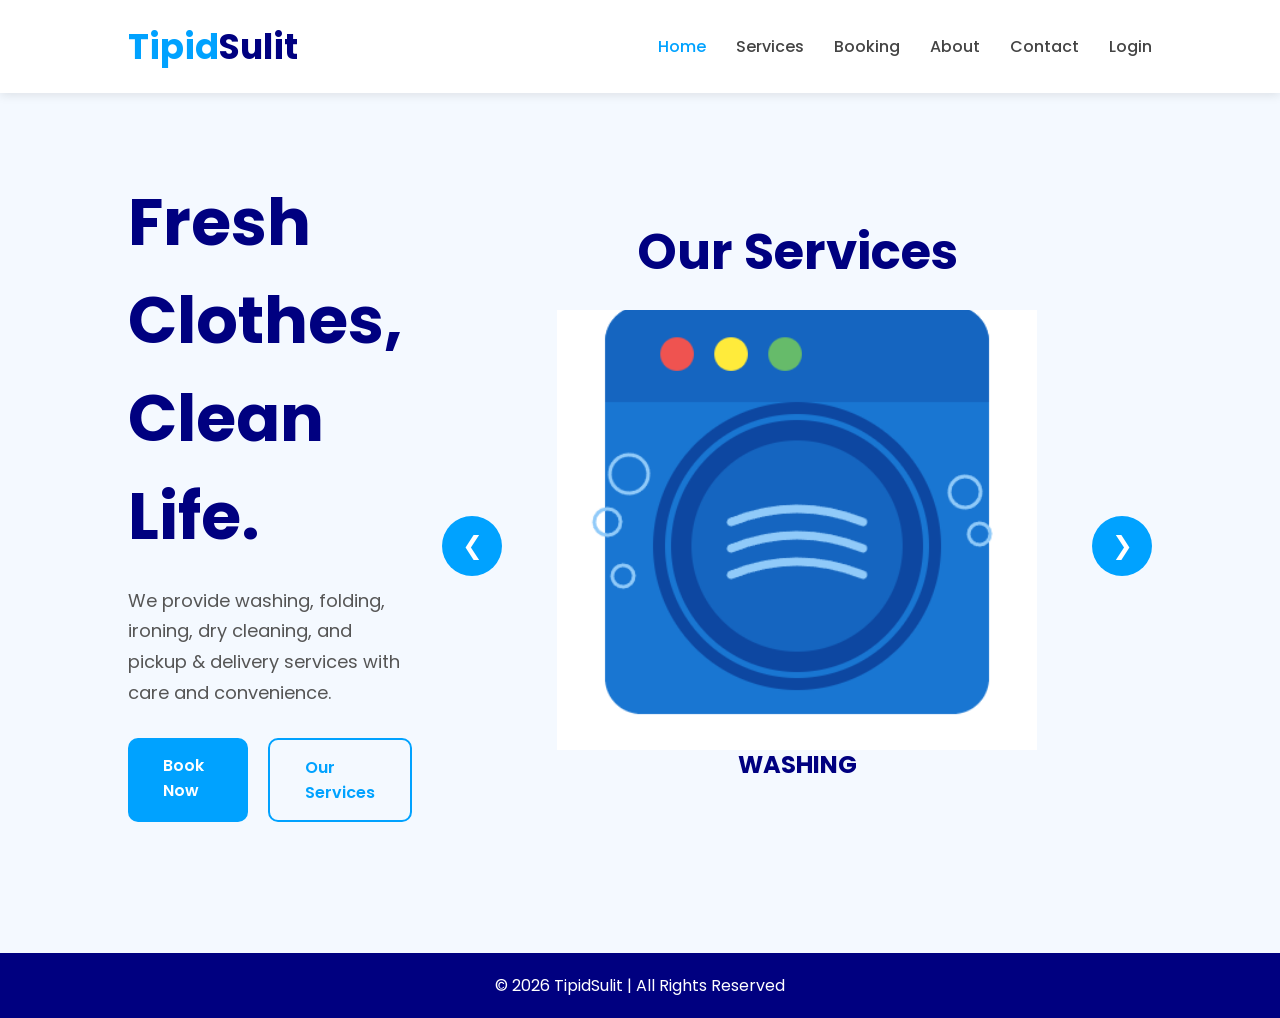
<file: index.html>
<!DOCTYPE html>
<html lang="en">
<head>
    <meta charset="UTF-8">
    <meta name="viewport" content="width=device-width, initial-scale=1.0">

    <title>LaundryHub</title>

    <link rel="stylesheet" href="style.css">

    <!-- GOOGLE FONT -->
    <link href="https://fonts.googleapis.com/css2?family=Poppins:wght@300;400;500;600;700&display=swap" rel="stylesheet">
</head>
<body>

    <!-- NAVBAR -->

    <nav>

        <div class="logo">
            Tipid<span>Sulit</span>
        </div>

        <ul id="navLinks">
    <li><a href="index.html" class="active">Home</a></li>
    <li><a href="price.html">Services</a></li>
    <li><a href="booking.html">Booking</a></li>
    <li><a href="about.html">About</a></li>
    <li><a href="contact.html">Contact</a></li>
    <li><a href="login.html">Login</a></li>
</ul>

    <!-- BURGER -->
    <div class="burger" id="burger">
        ☰
    </div>

    </nav>




    <!-- HERO SECTION -->

    <section class="hero">

        <div class="hero-text">

            <h1>Fresh Clothes, Clean Life.</h1>

            <p>
                We provide washing, folding, ironing,
                dry cleaning, and pickup & delivery services
                with care and convenience.
            </p>

            <div class="hero-buttons">

                <a href="booking.html" class="btn">
                    Book Now
                </a>

                <a href="price.html" class="btn2">
                    Our Services
                </a>

            </div>

        </div>


       <div class="services">

        <h1>Our Services</h1>

        <div class="slider-container">

            <button class="prev">❮</button>

            <div class="slider">

                <div class="slide active">
                    <img src="washing-service.png">
                    <h2>WASHING</h2>
                </div>

                <div class="slide">
                    <img src="folding-service.png">
                    <h2>FOLDING</h2>
                </div>

                <div class="slide">
                    <img src="dry-cleaning-service.png">
                    <h2>DRY CLEANING</h2>
                </div>

                <div class="slide">
                    <img src="ironing-service.png">
                    <h2>IRONING</h2>
                </div>

                <div class="slide">
                    <img src="delivery-service.png">
                    <h2>PICK-UP & DELIVER</h2>
                </div>


            </div>

            <button class="next">❯</button>

        </div>

    </section>



</div>



   

    <!-- FOOTER -->

    <footer>
        <p>© 2026 TipidSulit | All Rights Reserved</p>
    </footer>



<script>

let slides = document.querySelectorAll('.slide');
let index = 0;

function showSlide(i){

    slides.forEach(slide => {
        slide.classList.remove('active');
    });

    slides[i].classList.add('active');
}


document.querySelector('.next').onclick = () => {

    index = (index + 1) % slides.length;
    showSlide(index);
};


document.querySelector('.prev').onclick = () => {

    index = (index - 1 + slides.length) % slides.length;
    showSlide(index);
};


setInterval(() => {

    index = (index + 1) % slides.length;
    showSlide(index);

},3000);

const burger = document.getElementById("burger");
const navLinks = document.getElementById("navLinks");

burger.addEventListener("click", () => {
    navLinks.classList.toggle("active");
});

</script>

</body>
</html>
</file>
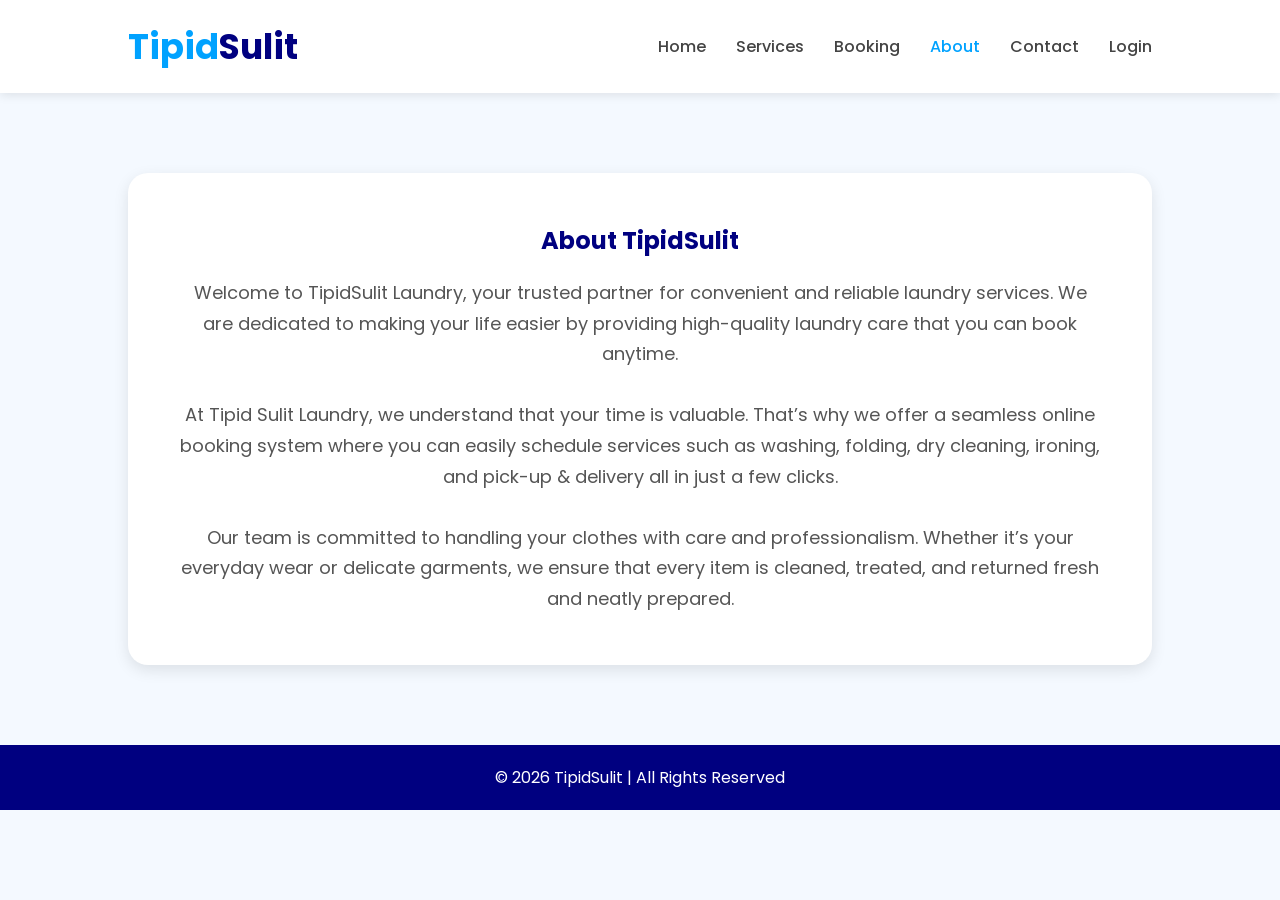
<file: about.html>
<!DOCTYPE html>
<html lang="en">
<head>
    <meta charset="UTF-8">
    <meta name="viewport" content="width=device-width, initial-scale=1.0">

    <title>About</title>

    <link rel="stylesheet" href="style.css">

    <link href="https://fonts.googleapis.com/css2?family=Poppins:wght@300;400;500;600;700&display=swap" rel="stylesheet">
</head>
<body>

<nav>

    <div class="logo">
        Tipid<span>Sulit</span>
    </div>

   <ul id="navLinks">
    <li><a href="index.html">Home</a></li>
    <li><a href="price.html">Services</a></li>
    <li><a href="booking.html">Booking</a></li>
    <li><a href="about.html" class="active">About</a></li>
    <li><a href="contact.html">Contact</a></li>
    <li><a href="login.html">Login</a></li>
</ul>

    <!-- BURGER -->
    <div class="burger" id="burger">
        ☰
    </div>

</nav>


<section class="about-section">

    <h1>About TipidSulit</h1>

    <p>
       Welcome to TipidSulit Laundry, your trusted partner for convenient and reliable laundry services. We are dedicated to making your life easier by providing high-quality laundry care that you can book anytime.<br><br>

At Tipid Sulit Laundry, we understand that your time is valuable. That’s why we offer a seamless online booking system where you can easily schedule services such as washing, folding, dry cleaning, ironing, and pick-up & delivery all in just a few clicks.<br><br>

Our team is committed to handling your clothes with care and professionalism. Whether it’s your everyday wear or delicate garments, we ensure that every item is cleaned, treated, and returned fresh and neatly prepared.
    </p>

</section>


 <footer>
        <p>© 2026 TipidSulit | All Rights Reserved</p>
    </footer>

    <script>

const burger = document.getElementById("burger");
const navLinks = document.getElementById("navLinks");

burger.addEventListener("click", () => {
    navLinks.classList.toggle("active");
});

</script>

</body>
</html>
</file>
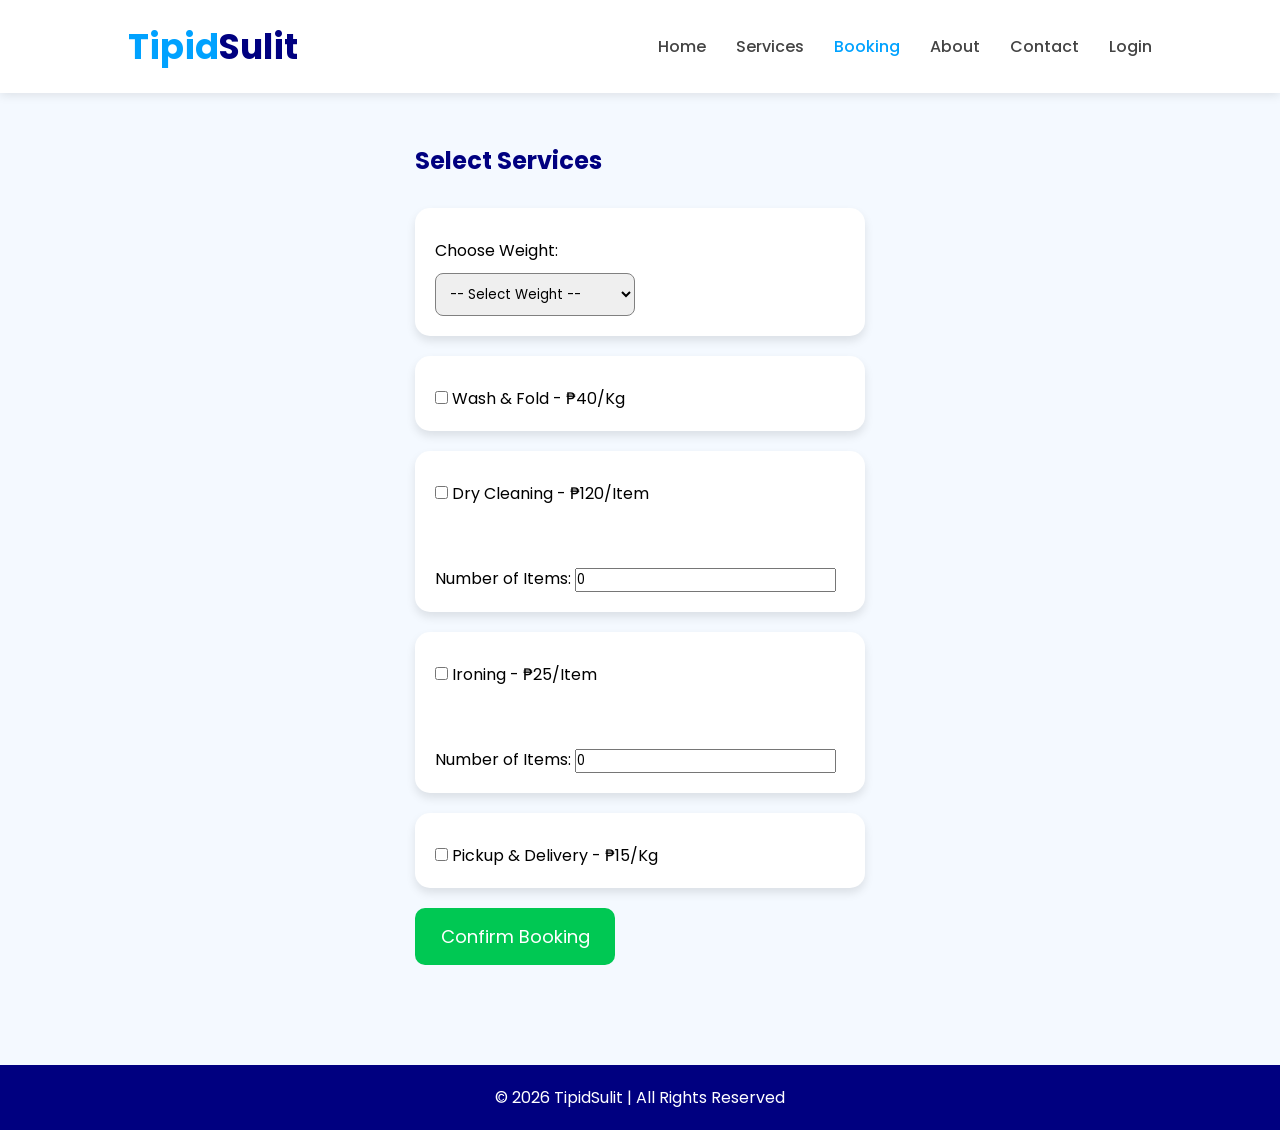
<file: booking.html>
<!----
<!DOCTYPE html>
<html lang="en">
<head>
    <meta charset="UTF-8">
    <meta name="viewport" content="width=device-width, initial-scale=1.0">

    <title>Booking</title>

    <link rel="stylesheet" href="style.css">

    <link href="https://fonts.googleapis.com/css2?family=Poppins:wght@300;400;500;600;700&display=swap" rel="stylesheet">
</head>
<body>

<nav>

    <div class="logo">
        Tipid<span>Sulit</span>
    </div>

    <ul>
    <li><a href="home.html">Home</a></li>
    <li><a href="price.html">Services</a></li>
    <li><a href="booking.html" class="active">Booking</a></li>
    <li><a href="about.html">About</a></li>
    <li><a href="contact.html">Contact</a></li>
    <li><a href="login.html">Login</a></li>
</ul>

</nav>


<section class="booking-section">

    <div class="booking-services">

        <h1>Select Services</h1>

        <div class="booking-card">

            <h2>Laundry Weight</h2>
            
            <label><input type="radio" name="kilo"> 1kg</label>
            <label><input type="radio" name="kilo"> 2kg</label>
            <label><input type="radio" name="kilo"> 3kg</label>
            <label><input type="radio" name="kilo"> 4kg</label>
            <label><input type="radio" name="kilo"> 5kg</label>
            <label><input type="radio" name="kilo"> 6kg</label>
            <label><input type="radio" name="kilo"> 7kg</label>
            <label><input type="radio" name="kilo"> 8kg</label>
            <label><input type="radio" name="kilo"> 9kg</label>
            <label><input type="radio" name="kilo"> 10kg</label>
            
        </div>

        <div class="booking-card">
            <label><input type="checkbox"> Wash</label>
        </div>

        <div class="booking-card">
            <label><input type="checkbox"> Folding</label>
        </div>

        <div class="booking-card">
            <label><input type="checkbox"> Ironing</label>
        </div>

        <div class="booking-card">
            <label><input type="checkbox"> Dry Cleaning</label>
        </div>

        <div class="booking-card">
            <label><input type="checkbox"> Pickup & Delivery</label>
        </div>

        <button class="submit-btn">
            Confirm Booking
        </button>

    </div>

</section>

</body>
</html>  ---->

<!DOCTYPE html>
<html lang="en">
<head>
    <meta charset="UTF-8">
    <meta name="viewport" content="width=device-width, initial-scale=1.0">
    
    <title>Booking</title>

    <link rel="stylesheet" href="style.css">

    <link href="https://fonts.googleapis.com/css2?family=Poppins:wght@300;400;500;600;700&display=swap" rel="stylesheet">
</head>
<body>

<!-- NAVBAR -->

<nav>

    <div class="logo">
        Tipid<span>Sulit</span>
    </div>

   <ul id="navLinks">
    <li><a href="index.html">Home</a></li>
    <li><a href="price.html">Services</a></li>
    <li><a href="booking.html" class="active">Booking</a></li>
    <li><a href="about.html">About</a></li>
    <li><a href="contact.html">Contact</a></li>
    <li><a href="login.html">Login</a></li>
</ul>

    <!-- BURGER -->
    <div class="burger" id="burger">
        ☰
    </div>

</nav>


<!-- BOOKING SECTION -->

<section class="booking-section">

    <form class="booking-services" id="bookingForm">

        <h1>Select Services</h1>

        <!-- WEIGHT -->

        <div class="booking-card">

           <label for="weight">Choose Weight:</label>

<select id="weight" name="weight">
    <option value="">-- Select Weight --</option>
    <option value="1">1kg</option>
    <option value="2">2kg</option>
    <option value="3">3kg</option>
    <option value="4">4kg</option>
    <option value="5">5kg</option>
    <option value="6">6kg</option>
    <option value="7">7kg</option>
    <option value="8">8kg</option>
    <option value="9">9kg</option>
    <option value="10">10kg</option>
</select>

        </div>


        <!-- SERVICES -->

        <!-- WASH & FOLD -->

<div class="booking-card">

    <label>
        <input 
            type="checkbox" 
            name="service" 
            value="Wash & Fold"
            data-price="40">

        Wash & Fold - ₱40/Kg
    </label>

</div>



<!-- DRY CLEANING -->

<div class="booking-card">

    <label>
        <input 
            type="checkbox" 
            name="service" 
            value="Dry Cleaning"
            data-price="120">

        Dry Cleaning - ₱120/Item
    </label>

    <br><br>

    <label>
        Number of Items:
        <input 
            type="number" 
            id="dryItems"
            min="0"
            value="0">
    </label>

</div>



<!-- IRONING -->

<div class="booking-card">

    <label>
        <input 
            type="checkbox" 
            name="service" 
            value="Ironing"
            data-price="25">

        Ironing - ₱25/Item
    </label>

    <br><br>

    <label>
        Number of Items:
        <input 
            type="number" 
            id="ironItems"
            min="0"
            value="0">
    </label>

</div>



<!-- PICKUP -->

<div class="booking-card">

    <label>
        <input 
            type="checkbox" 
            name="service" 
            value="Pickup & Delivery"
            data-price="15">

        Pickup & Delivery - ₱15/Kg
    </label>

</div>

        <!-- BUTTON -->

        <button type="submit" class="submit-btn">
            Confirm Booking
        </button>

    </form>

</section>

 <footer>
        <p>© 2026 TipidSulit | All Rights Reserved</p>
    </footer>
</body>
</html>


<!-- JAVASCRIPT -->

<script>

document.getElementById("bookingForm").addEventListener("submit", async function(e){

    e.preventDefault();

    let kiloSelected = document.getElementById("weight").value;

    let services = document.querySelectorAll('input[name="service"]:checked');

    let selectedServices = [];

    let total = 0;

    let kilos = 0;

   if(kiloSelected){

    kilos = parseInt(kiloSelected);

}

    let dryItems = parseInt(document.getElementById("dryItems").value) || 0;

    let ironItems = parseInt(document.getElementById("ironItems").value) || 0;

    services.forEach(service => {

        let price = Number(service.dataset.price);

        let serviceTotal = 0;

        // WASH & FOLD
        if(service.value === "Wash & Fold"){

            serviceTotal = price * kilos;

            selectedServices.push(
                service.value +
                " = ₱" + price +
                " × " + kilos + "kg = ₱" + serviceTotal
            );

        }

        // PICKUP
        else if(service.value === "Pickup & Delivery"){

            serviceTotal = price * kilos;

            selectedServices.push(
                service.value +
                " = ₱" + price +
                " × " + kilos + "kg = ₱" + serviceTotal
            );

        }

        // DRY CLEANING
        else if(service.value === "Dry Cleaning"){

            serviceTotal = price * dryItems;

            selectedServices.push(
                service.value +
                " = ₱" + price +
                " × " + dryItems + " items = ₱" + serviceTotal
            );

        }

        // IRONING
        else if(service.value === "Ironing"){

            serviceTotal = price * ironItems;

            selectedServices.push(
                service.value +
                " = ₱" + price +
                " × " + ironItems + " items = ₱" + serviceTotal
            );

        }

        total += serviceTotal;

    });

    let bookingData = {

        kilo: kiloSelected ? kiloSelected + "kg" : "No weight selected",

        services: selectedServices,

        total: total

    };

    const res = await fetch('https://tipidsulit.site/api/bookings', {
    method: 'POST',
    headers: { 'Content-Type': 'application/json' },
    body: JSON.stringify({
        weight: bookingData.kilo,
        services: bookingData.services,
        total: bookingData.total
    })
});

const data = await res.json();

localStorage.setItem("bookingData", JSON.stringify(bookingData));
window.location.href = "complete.html";

});



const burger = document.getElementById("burger");
const navLinks = document.getElementById("navLinks");

burger.addEventListener("click", () => {
    navLinks.classList.toggle("active");
});



</script>
</file>
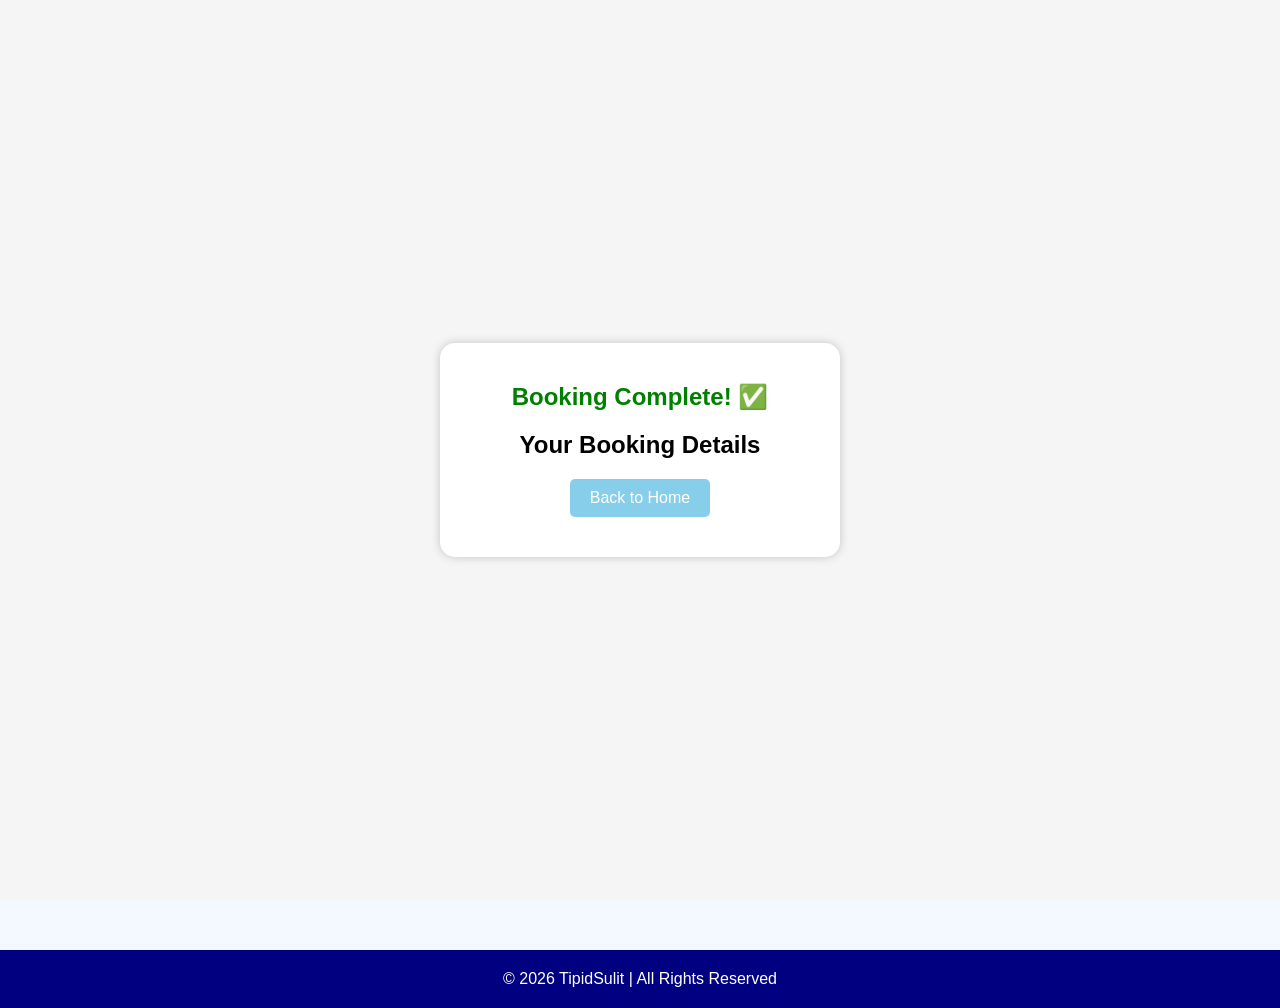
<file: complete.html>
<!DOCTYPE html>
<html lang="en">
<head>
    <meta charset="UTF-8">
    <meta name="viewport" content="width=device-width, initial-scale=1.0">

    <title>Booking Complete</title>

    <link rel="stylesheet" href="style.css">
</head>
<body>

<section class="complete-section">

    <div class="complete-box">

        <h1>Booking Complete! ✅</h1>

        <h2>Your Booking Details</h2>

        <p id="weight"></p>

        <div id="services"></div>

        <h3 id="total"></h3>

        <a href="home.html" class="home-btn">Back to Home</a>

    </div>

</section>

<script>

let bookingData = JSON.parse(localStorage.getItem("bookingData"));

document.getElementById("weight").innerHTML =
"<strong>Weight:</strong> " + bookingData.kilo;

let servicesHTML = "<strong>Services:</strong><ul>";

bookingData.services.forEach(service => {

    servicesHTML += "<li>" + service + "</li>";

});

servicesHTML += "</ul>";

document.getElementById("services").innerHTML = servicesHTML;

document.getElementById("total").innerHTML =
"Total Price: ₱" + bookingData.total;

</script>


 <footer>
        <p>© 2026 TipidSulit | All Rights Reserved</p>
    </footer>
    
</body>
</html>
</file>
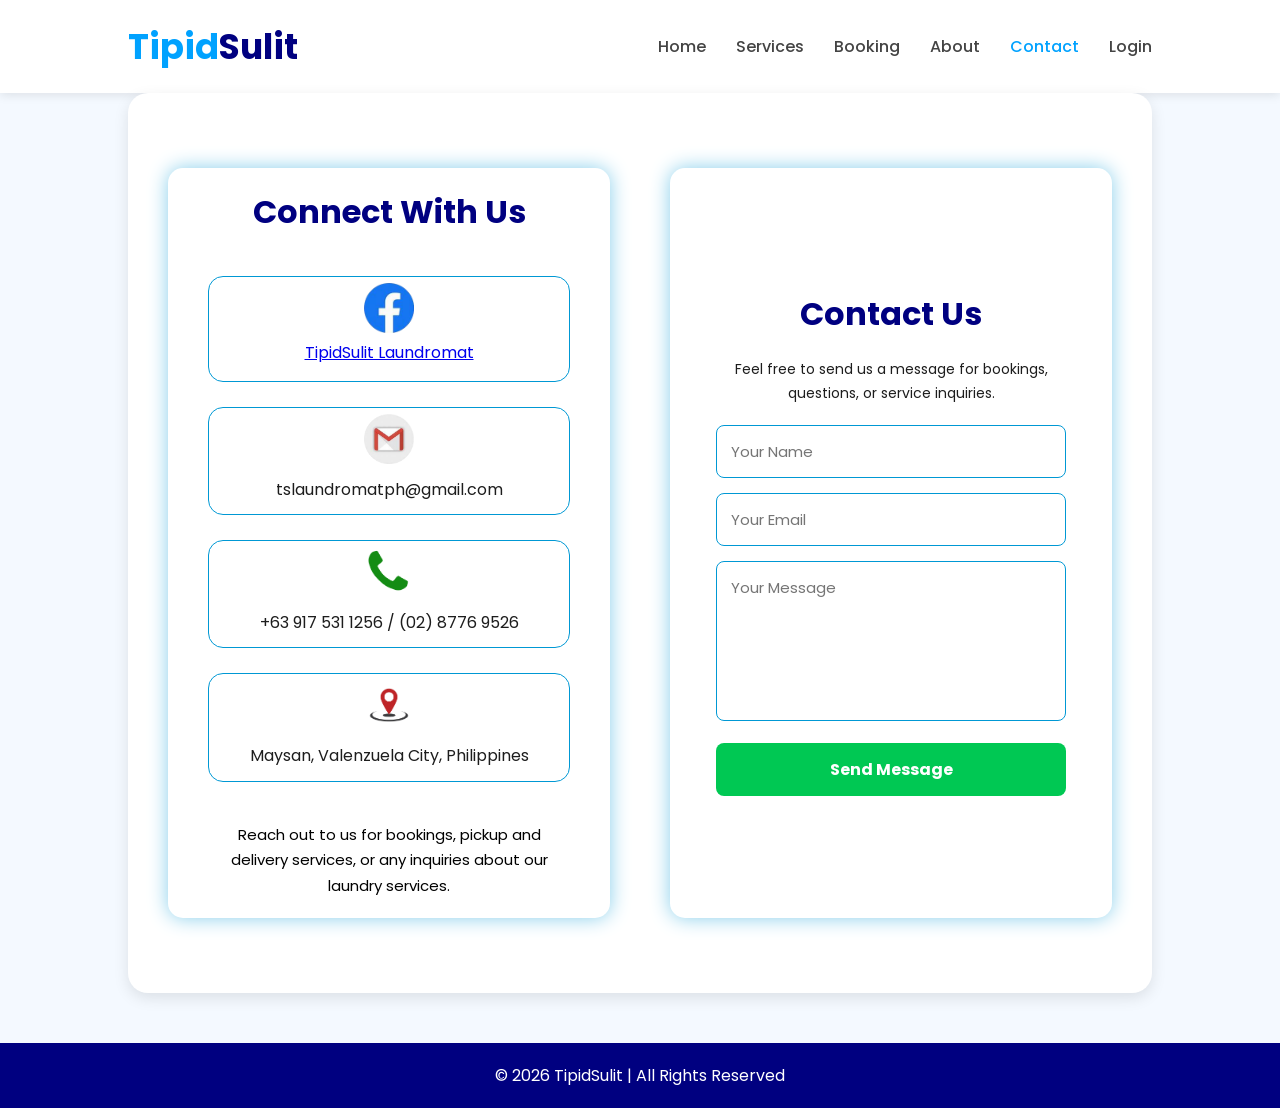
<file: contact.html>
<!DOCTYPE html>
<html lang="en">
<head>
    <meta charset="UTF-8">
    <meta name="viewport" content="width=device-width, initial-scale=1.0">

    <title>Contact</title>

    <link rel="stylesheet" href="style.css">

    <link href="https://fonts.googleapis.com/css2?family=Poppins:wght@300;400;500;600;700&display=swap" rel="stylesheet">
</head>
<body>

<nav>

    <div class="logo">
        Tipid<span>Sulit</span>
    </div>

   <ul id="navLinks">
    <li><a href="index.html">Home</a></li>
    <li><a href="price.html">Services</a></li>
    <li><a href="booking.html">Booking</a></li>
    <li><a href="about.html">About</a></li>
    <li><a href="contact.html" class="active">Contact</a></li>
    <li><a href="login.html">Login</a></li>
</ul>

    <!-- BURGER -->
    <div class="burger" id="burger">
        ☰
    </div>

</nav>


<section class="contact-section">

    <!-- LEFT SIDE -->
    <div class="social-side">

        <h2>Connect With Us</h2>

        <div class="contact-info">

            <div class="contact-box">
                <img src="fbb.png" width="50" height="50"><br>

               <a href="https://www.facebook.com/tipidsulit.laundromat.1" alt="Facebbok page">TipidSulit Laundromat</a>
                <p></p>
            </div>

            <div class="contact-box">
          
                <img src="gmail.png" width="50" height="50"><p>tslaundromatph@gmail.com</p>
            </div>

            <div class="contact-box">
        
               <img src="phone.png1.webp" width="50" height="50"> <p>+63 917 531 1256 / (02) 8776 9526</p>
            </div>

            <div class="contact-box">
                 <img src="location.avif" width="50" height="50">
                <p>Maysan, Valenzuela City, Philippines</p>
            </div>

        </div>

        <p id="descrip">
            Reach out to us for bookings, pickup and delivery services,
            or any inquiries about our laundry services.
        </p>

    </div>

    <!-- RIGHT SIDE -->
    <div class="form-side">

        <h2>Contact Us</h2>

        <p>
            Feel free to send us a message for bookings,
            questions, or service inquiries.
        </p>

        <form>

            <div class="input-box">
                <input type="text" placeholder="Your Name" required>
            </div>

            <div class="input-box">
                <input type="email" placeholder="Your Email" required>
            </div>

            <div class="input-box">
                <textarea placeholder="Your Message" required></textarea>
            </div>

            <button type="submit" class="btn-btn">
                Send Message
            </button>

        </form>

    </div>

</section>

 <footer>
        <p>© 2026 TipidSulit | All Rights Reserved</p>
    </footer>

    <script>
document.querySelector('form').addEventListener("submit", async function(e){
    e.preventDefault();

    const name = document.querySelector('input[type="text"]').value;
    const email = document.querySelector('input[type="email"]').value;
    const message = document.querySelector('textarea').value;

 const res = await fetch('https://tipidsulit.site/api/contact', {
        method: 'POST',
        headers: { 'Content-Type': 'application/json' },
        body: JSON.stringify({ name, email, message })
    });

    const data = await res.json();
    alert(data.message);

    if(data.success) document.querySelector('form').reset();
});

const burger = document.getElementById("burger");
const navLinks = document.getElementById("navLinks");
burger.addEventListener("click", () => {
    navLinks.classList.toggle("active");
});
</script>

</body>
</html>
</file>
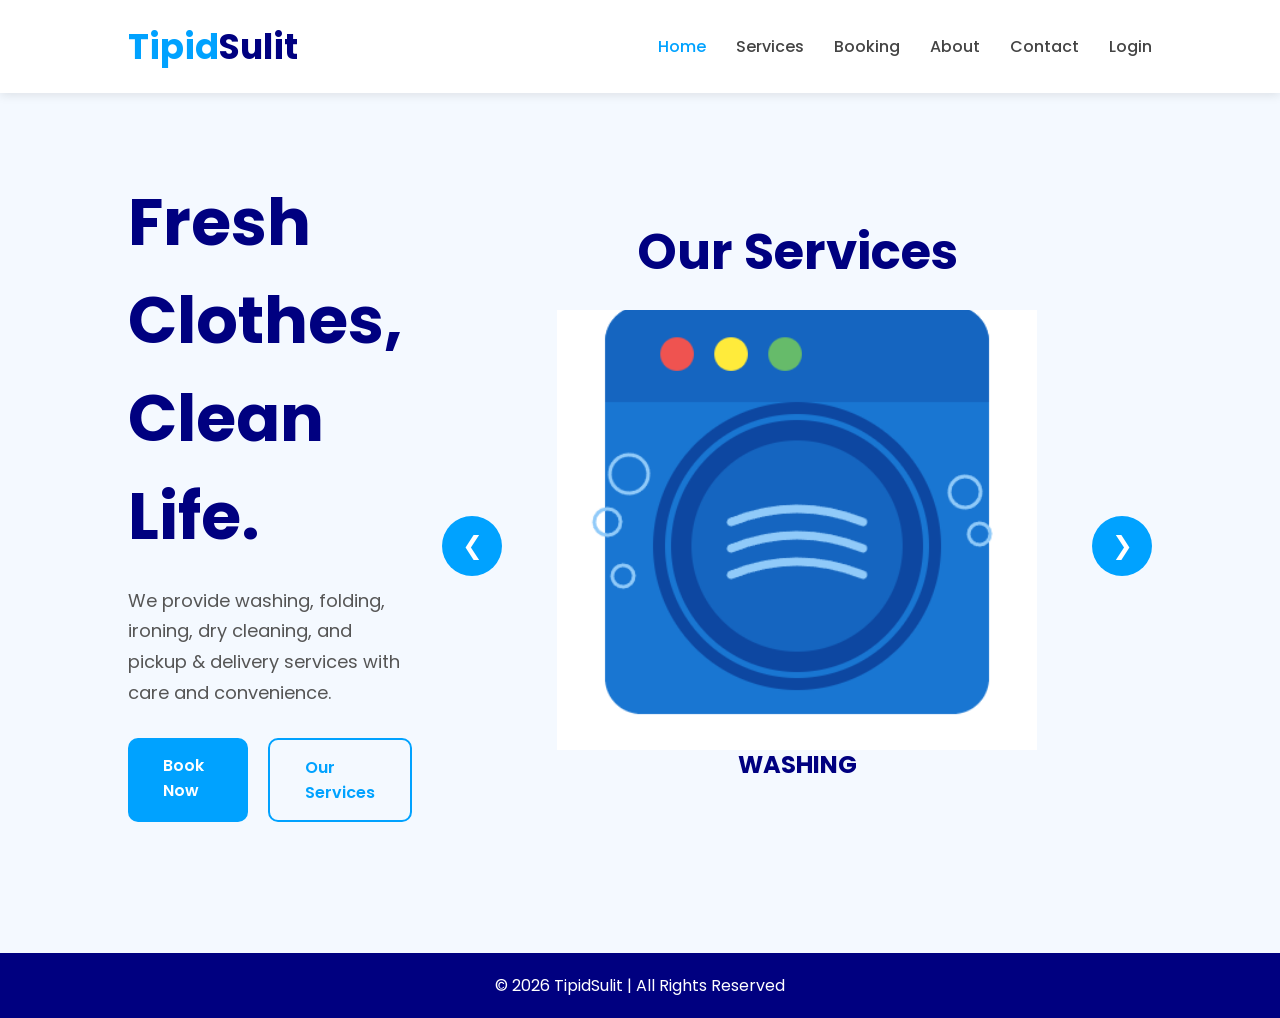
<file: home.html>
<!DOCTYPE html>
<html lang="en">
<head>
    <meta charset="UTF-8">
    <meta name="viewport" content="width=device-width, initial-scale=1.0">

    <title>LaundryHub</title>

    <link rel="stylesheet" href="style.css">

    <!-- GOOGLE FONT -->
    <link href="https://fonts.googleapis.com/css2?family=Poppins:wght@300;400;500;600;700&display=swap" rel="stylesheet">
</head>
<body>

    <!-- NAVBAR -->

    <nav>

        <div class="logo">
            Tipid<span>Sulit</span>
        </div>

        <ul id="navLinks">
    <li><a href="home.html" class="active">Home</a></li>
    <li><a href="price.html">Services</a></li>
    <li><a href="booking.html">Booking</a></li>
    <li><a href="about.html">About</a></li>
    <li><a href="contact.html">Contact</a></li>
    <li><a href="login.html">Login</a></li>
</ul>

    <!-- BURGER -->
    <div class="burger" id="burger">
        ☰
    </div>

    </nav>




    <!-- HERO SECTION -->

    <section class="hero">

        <div class="hero-text">

            <h1>Fresh Clothes, Clean Life.</h1>

            <p>
                We provide washing, folding, ironing,
                dry cleaning, and pickup & delivery services
                with care and convenience.
            </p>

            <div class="hero-buttons">

                <a href="booking.html" class="btn">
                    Book Now
                </a>

                <a href="price.html" class="btn2">
                    Our Services
                </a>

            </div>

        </div>


       <div class="services">

        <h1>Our Services</h1>

        <div class="slider-container">

            <button class="prev">❮</button>

            <div class="slider">

                <div class="slide active">
                    <img src="washing-service.png">
                    <h2>WASHING</h2>
                </div>

                <div class="slide">
                    <img src="folding-service.png">
                    <h2>FOLDING</h2>
                </div>

                <div class="slide">
                    <img src="dry-cleaning-service.png">
                    <h2>DRY CLEANING</h2>
                </div>

                <div class="slide">
                    <img src="ironing-service.png">
                    <h2>IRONING</h2>
                </div>

                <div class="slide">
                    <img src="delivery-service.png">
                    <h2>PICK-UP & DELIVER</h2>
                </div>


            </div>

            <button class="next">❯</button>

        </div>

    </section>



</div>



   

    <!-- FOOTER -->

    <footer>
        <p>© 2026 TipidSulit | All Rights Reserved</p>
    </footer>



<script>

let slides = document.querySelectorAll('.slide');
let index = 0;

function showSlide(i){

    slides.forEach(slide => {
        slide.classList.remove('active');
    });

    slides[i].classList.add('active');
}


document.querySelector('.next').onclick = () => {

    index = (index + 1) % slides.length;
    showSlide(index);
};


document.querySelector('.prev').onclick = () => {

    index = (index - 1 + slides.length) % slides.length;
    showSlide(index);
};


setInterval(() => {

    index = (index + 1) % slides.length;
    showSlide(index);

},3000);

const burger = document.getElementById("burger");
const navLinks = document.getElementById("navLinks");

burger.addEventListener("click", () => {
    navLinks.classList.toggle("active");
});

</script>

</body>
</html>
</file>
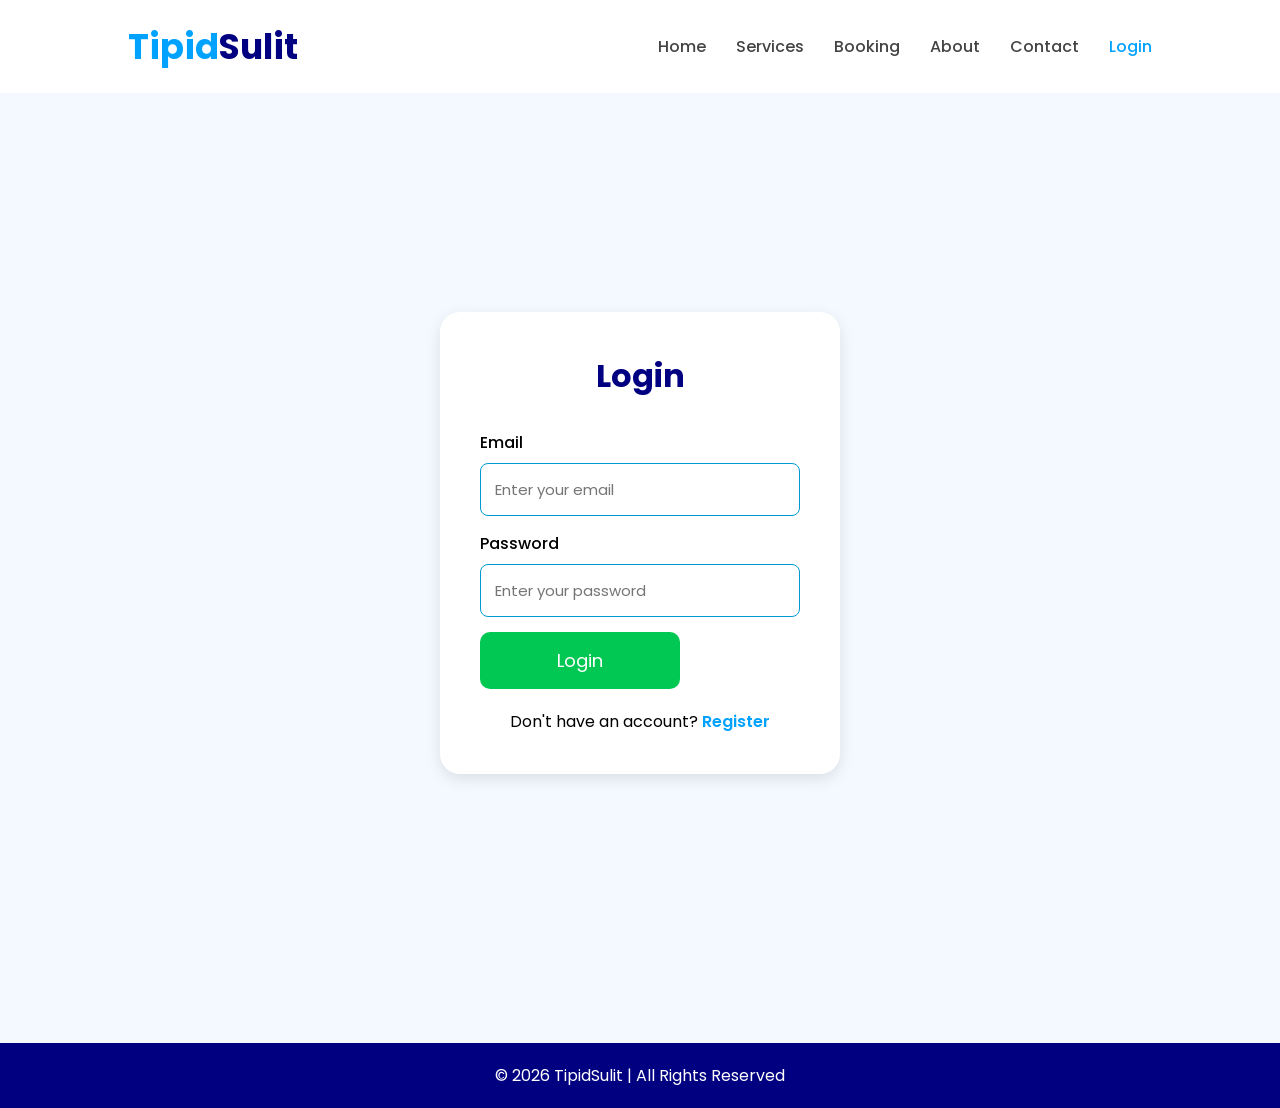
<file: login.html>
<!DOCTYPE html>
<html lang="en">
<head>
    <meta charset="UTF-8">
    <meta name="viewport" content="width=device-width, initial-scale=1.0">

    <title>Login</title>

    <link rel="stylesheet" href="style.css">

    <link href="https://fonts.googleapis.com/css2?family=Poppins:wght@300;400;500;600;700&display=swap" rel="stylesheet">
</head>
<body>

    <nav>

    <div class="logo">
        Tipid<span>Sulit</span>
    </div>

      <ul id="navLinks">
    <li><a href="index.html">Home</a></li>
    <li><a href="price.html">Services</a></li>
    <li><a href="booking.html">Booking</a></li>
    <li><a href="about.html">About</a></li>
    <li><a href="contact.html">Contact</a></li>
    <li><a href="login.html" class="active">Login</a></li>
</ul>

    <!-- BURGER -->
    <div class="burger" id="burger">
        ☰
    </div>

</nav>
<div class="auth-container">

    <form class="auth-form">

        <h1>Login</h1>

        <div class="input-box">
            <label>Email</label>
            <input type="email" placeholder="Enter your email" class="placeholder">
        </div>

        <div class="input-box">
            <label>Password</label>
            <input type="password" placeholder="Enter your password" class="placeholder">
        </div>

        <button type="submit" class="submit-btn">
            Login
        </button>

        <p class="switch">
            Don't have an account?
            <a href="register.html">Register</a>
        </p>

    </form>

</div>

 <footer>
        <p>© 2026 TipidSulit | All Rights Reserved</p>
    </footer>

<script>
document.querySelector('.auth-form').addEventListener("submit", async function(e){
    e.preventDefault();

    const email = document.querySelector('input[type="email"]').value;
    const password = document.querySelector('input[type="password"]').value;

   const res = await fetch('https://tipidsulit.site/api/users/login', {
        method: 'POST',
        headers: { 'Content-Type': 'application/json' },
        body: JSON.stringify({ email, password })
    });

    const data = await res.json();
    alert(data.message);

    if(data.success){
        localStorage.setItem('userName', data.name);
        window.location.href = 'home.html';
    }
});

const burger = document.getElementById("burger");
const navLinks = document.getElementById("navLinks");
burger.addEventListener("click", () => {
    navLinks.classList.toggle("active");
});
</script>
    
</body>
</html>
</file>
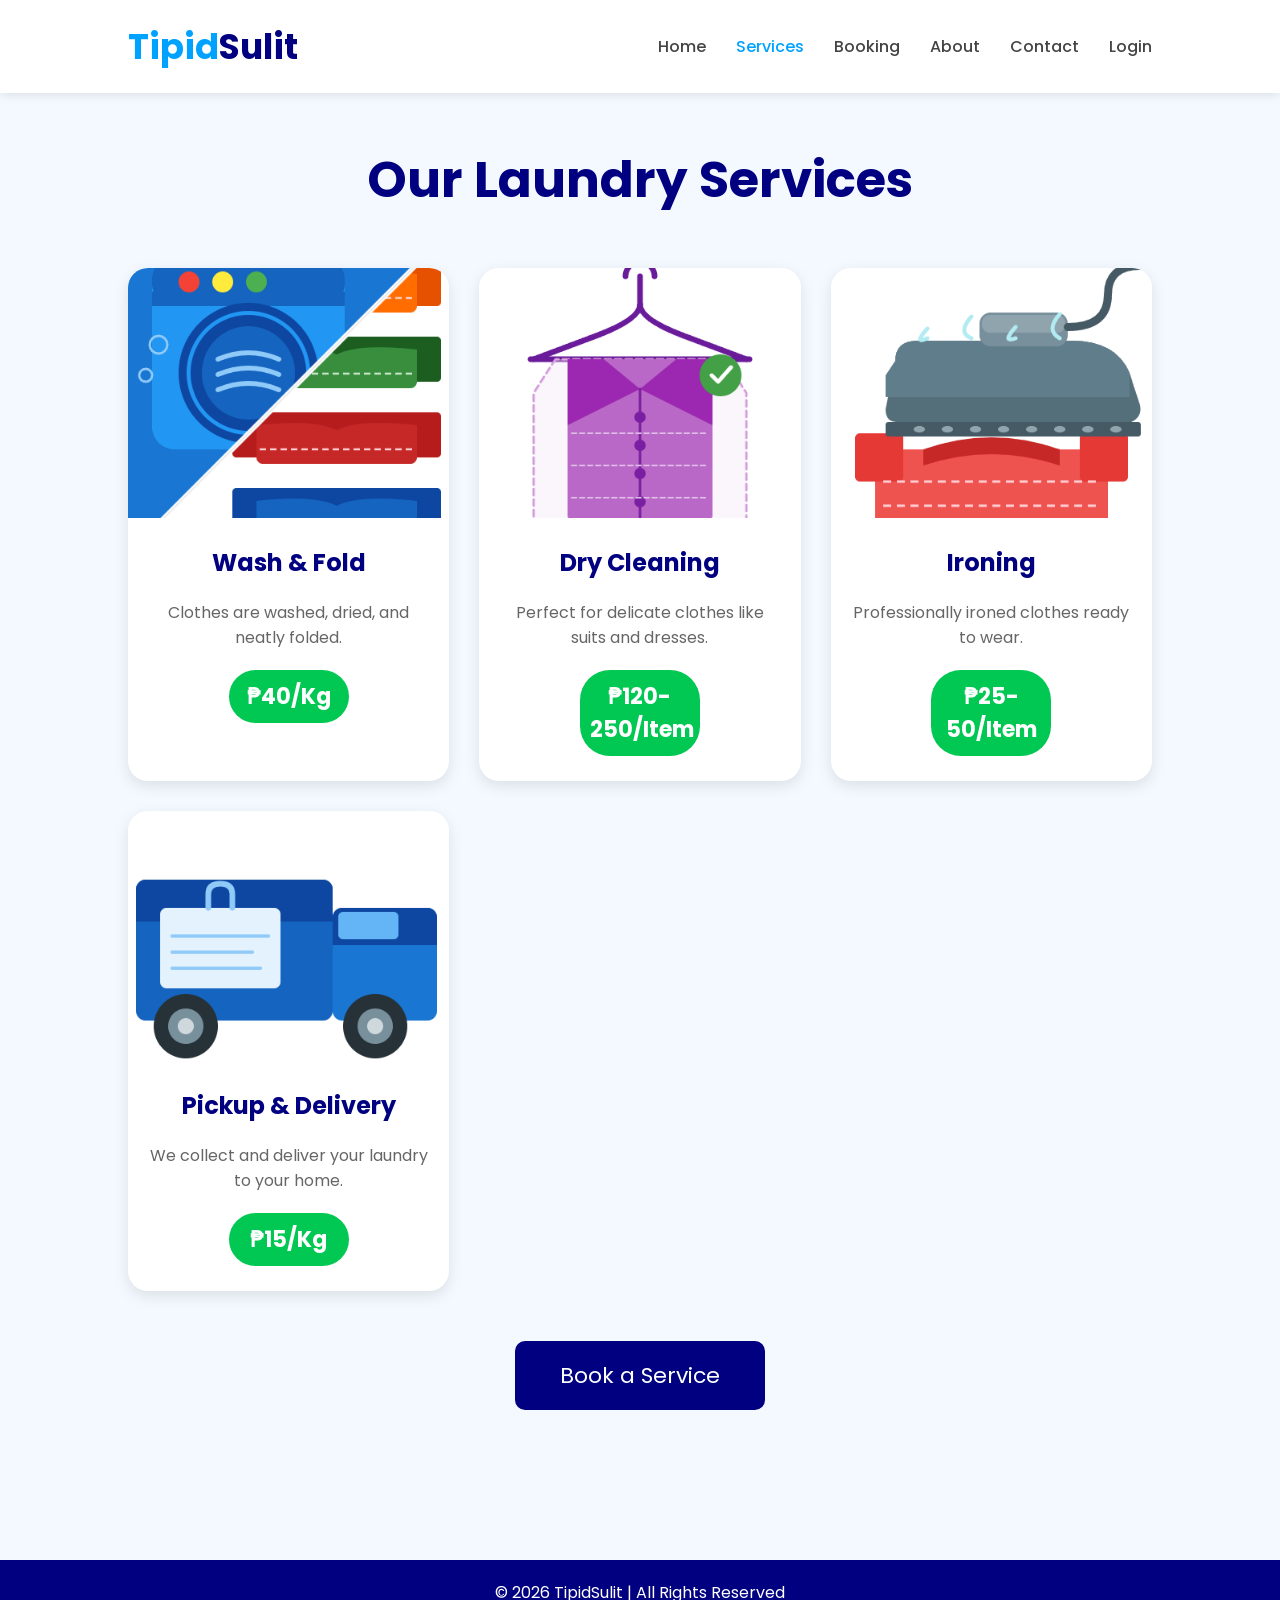
<file: price.html>
<!DOCTYPE html>
<html lang="en">
<head>
    <meta charset="UTF-8">
    <meta name="viewport" content="width=device-width, initial-scale=1.0">

    <title>Services</title>

    <link rel="stylesheet" href="style.css">

    <link href="https://fonts.googleapis.com/css2?family=Poppins:wght@300;400;500;600;700&display=swap" rel="stylesheet">
</head>
<body>

<!-- NAVBAR -->

<nav>

    <div class="logo">
        Tipid<span>Sulit</span>
    </div>
   <ul id="navLinks">
    <li><a href="index.html">Home</a></li>
    <li><a href="price.html" class="active">Services</a></li>
    <li><a href="booking.html">Booking</a></li>
    <li><a href="about.html">About</a></li>
    <li><a href="contact.html">Contact</a></li>
    <li><a href="login.html">Login</a></li>
</ul>

    <!-- BURGER -->
    <div class="burger" id="burger">
        ☰
    </div>

</nav>


<!-- SERVICES -->

<section class="services-page">

    <h1 class="title">Our Laundry Services</h1>

    <div class="services-grid">

        <div class="service-card">

            <img src="wash-and-fold.png">

            <h2>Wash & Fold</h2>

            <p>
                Clothes are washed, dried,
                and neatly folded.
            </p>

            <div class="price-tag">₱40/Kg</div>

        </div>


        <div class="service-card">

            <img src="dry-cleaning-service.png">

            <h2>Dry Cleaning</h2>

            <p>
                Perfect for delicate clothes
                like suits and dresses.
            </p>

            <div class="price-tag">₱120-250/Item</div>

        </div>


        <div class="service-card">

            <img src="ironing-service.png">

            <h2>Ironing</h2>

            <p>
                Professionally ironed clothes
                ready to wear.
            </p>

            <div class="price-tag">₱25-50/Item</div>

        </div>


        <div class="service-card">

            <img src="delivery-service.png">

            <h2>Pickup & Delivery</h2>

            <p>
                We collect and deliver your
                laundry to your home.
            </p>

            <div class="price-tag">₱15/Kg</div>

        </div>

    </div>


    <a href="booking.html" class="book-btn">
        Book a Service
    </a>

</section>


 <footer>
        <p>© 2026 TipidSulit | All Rights Reserved</p>
    </footer>

    <script>

const burger = document.getElementById("burger");
const navLinks = document.getElementById("navLinks");

burger.addEventListener("click", () => {
    navLinks.classList.toggle("active");
});

</script>

</body>
</html>
</file>
<file: style.css>
*{
    margin: 0;
    padding: 0;
    box-sizing: border-box;
    font-family: 'Poppins', sans-serif;
}


.placeholder{
    width: 100px;
}


body{
    background: #f4f9ff;
}


/* NAVBAR */

nav{
    width: 100%;
    padding: 20px 10%;
    display: flex;
    justify-content: space-between;
    align-items: center;
    background: white;
    box-shadow: 0 2px 10px rgba(0,0,0,0.1);
}

.logo{
    font-size: 35px;
    font-weight: bold;
    color: #00a2ff;
}

.logo span{
    color: navy;
}

nav ul{
    display: flex;
    list-style: none;
    gap: 30px;
}

nav a{
    text-decoration: none;
    color: #444;
    font-weight: 500;
    transition: 0.3s;
}

nav a:hover,
nav a.active{
    color: #00a2ff;
}


/* HERO */

.hero{
    min-height: 90vh;
    padding: 50px 10%;
    display: flex;
    justify-content: space-evenly;
    align-items: center;
    gap: 30px;
}

.hero-text{
    flex: 1;
}

.hero-text h1{
    font-size: 65px;
    color: navy;
    margin-bottom: 20px;
}

.hero-text p{
    font-size: 18px;
    line-height: 1.7;
    color: #555;
    margin-bottom: 30px;
}

.hero-buttons{
    display: flex;
    gap: 20px;
}

.btn,
.btn2{
    padding: 15px 35px;
    border-radius: 10px;
    text-decoration: none;
    font-weight: 600;
    transition: 0.3s;
}

.btn{
    background: #00a2ff;
    color: white;
}

.btn:hover{
    background: navy;
}

.btn2{
    border: 2px solid #00a2ff;
    color: #00a2ff;
}

.btn2:hover{
    background: #00a2ff;
    color: white;
}

.hero-image{
    flex: 1;
}

.hero-image img{
    width: 100%;
    border-radius: 20px;
}


/* SERVICES SLIDER */

.services{
    text-align: center;
}

.services h1{
    font-size: 50px;
    color: navy;
    margin-bottom: 20px;
}

.slider-container{
    display: flex;
    align-items: center;
    justify-content: center;
    gap: 20px;
}



.slider{
    width: 550px;
    position: relative;
}

.slide{
    display: none;
    border-radius: 20px;
    overflow: hidden;
}

.slide.active{
    display: block;
    animation: fade 0.3s ease;
}

/*
.slide img{
    width: 100%;
    height: 100%;
    object-fit: cover;
    border-radius: 20px;
}   */

.slide img{
    width: 100%;
    height: 400px;
    object-fit: contain;
    transform: scale(1.2);
    margin-bottom: 10px;
   
}

.slide h2{
    margin-top: 20px;
    color: navy;
}

.prev,
.next{
    width: 60px;
    height: 60px;
    border: none;
    border-radius: 50%;
    background: #00a2ff;
    color: white;
    font-size: 25px;
    cursor: pointer;
}

.prev:hover,
.next:hover{
    background: navy;
}

@keyframes fade{

    from{
        opacity: 0;
        transform: scale(0.95);
    }

    to{
        opacity: 1;
        transform: scale(1);
    }
}


/* SERVICES PAGE */

.services-page{
    padding: 50px 10%;
}

.title{
    text-align: center;
    font-size: 50px;
    color: navy;
    margin-bottom: 50px;
}

.services-grid{
    display: grid;
    grid-template-columns: repeat(auto-fit, minmax(280px,1fr));
    gap: 30px;
}

.service-card{
    background: white;
    border-radius: 20px;
    overflow: hidden;
    text-align: center;
    box-shadow: 0 5px 15px rgba(0,0,0,0.1);
    transition: 0.3s;
}

.service-card:hover{
    transform: translateY(-10px);
}

.service-card img{
    width: 100%;
    height: 250px;
    object-fit: cover;
}

.service-card h2{
    margin-top: 20px;
    color: navy;
}

.service-card p{
    padding: 20px;
    color: #666;
}

.price-tag{
    width: 120px;
    margin: auto;
    margin-bottom: 25px;
    padding: 10px;
    border-radius: 30px;
    background: #00c853;
    color: white;
    font-size: 22px;
    font-weight: bold;
}

.book-btn{
    display: block;
    width: 250px;
    margin: 50px auto;
    text-align: center;
    text-decoration: none;
    background: navy;
    color: white;
    padding: 18px;
    border-radius: 10px;
    font-size: 22px;
    transition: 0.3s;
}

.book-btn:hover{
    background: #00a2ff;
}


/* BOOKING */

.booking-section{
    padding: 50px 10%;
    display: flex;
    justify-content: center;
    gap: 50px;
    flex-wrap: wrap;
}

.booking-services,
.booking-form{
    width: 450px;
}

.booking-services h1,
.booking-form h1{
    color: navy;
    margin-bottom: 30px;
}

.booking-card{
    background: white;
    padding: 20px;
    margin-bottom: 20px;
    border-radius: 15px;
    box-shadow: 0 5px 10px rgba(0,0,0,0.1);
}

.booking-card label{
    display: block;
    margin-top: 10px;
}

.booking-form{
    background: white;
    padding: 40px;
    border-radius: 20px;
    box-shadow: 0 5px 15px rgba(0,0,0,0.1);
}

.input-box{
    margin-bottom: 20px;
}

.input-box label{
    display: block;
    margin-bottom: 8px;
    font-weight: 500;
}

.input-box input{
    width: 100%;
    padding: 15px;
    border-radius: 10px;
    border: 1px solid #ccc;
}

.submit-btn{
    display: flex;
    justify-content: center;
    justify-self: center;
    width: 200px;
    padding: 15px;
    border: none;
    background: #00c853;
    color: white;
    border-radius: 10px;
    font-size: 18px;
    cursor: pointer;
}

.submit-btn:hover{
    background: #009624;
}


/* ABOUT */

.about-section,
.contact-section{
    width: 80%;
    margin: 80px auto;
    background: white;
    padding: 50px;
    border-radius: 20px;
    text-align: center;
    box-shadow: 0 5px 15px rgba(0,0,0,0.1);
}

.about-section h1,
.contact-section h1{
    color: navy;
    margin-bottom: 20px;
}

.about-section p,
.contact-section p{
    font-size: 18px;
    line-height: 1.7;
    color: #555;
}


/* FOOTER */

footer{
    background: navy;
    color: white;
    text-align: center;
    padding: 20px;
    margin-top: 50px;
}


/* RESPONSIVE */

@media(max-width: 900px){

    nav{
        flex-direction: column;
        gap: 20px;
    }

    nav ul{
        flex-wrap: wrap;
        justify-content: center;
    }

    .hero{
        flex-direction: column;
        text-align: center;
    }

    .hero-text h1{
        font-size: 45px;
    }

    .hero-buttons{
        justify-content: center;
    }

    .slider{
        width: 100%;
    }

    .slide img{
        height: 300px;
    }

    .booking-services,
    .booking-form{
        width: 100%;
    }
}

/* LOGIN & REGISTER */

.auth-container{
    width: 100%;
    min-height: 100vh;
    display: flex;
    justify-content: center;
    align-items: center;
    background: #f4f9ff;
}

.auth-form{
    width: 400px;
    background: white;
    padding: 40px;
    border-radius: 20px;
    box-shadow: 0 5px 15px rgba(0,0,0,0.1);
}

.auth-form .placeholder{
    width: 100%;
    max-width: 320px;
}


.auth-form h1{
    text-align: center;
    color: navy;
    margin-bottom: 30px;
}

.switch{
    margin-top: 20px;
    text-align: center;
}

.switch a{
    color: #00a2ff;
    text-decoration: none;
    font-weight: 600;
}




/*contact*/
.contact-section {
    display: flex;
    justify-content: center;
    align-items: center;
    min-height: 100vh;
    max-width: 1100px;
    margin: auto;
    gap: 60px;
    padding: 40px;
}

.social-side,
.form-side {
    flex: 1;
    max-width: 550px;
    width: 100%;
    height: 750px;
    padding: 50px 40px;
    border-radius: 15px;
    background: rgba(255, 255, 255, 0.05);
    backdrop-filter: blur(10px);
    display: flex;
    flex-direction: column;
    justify-content: center;
    align-items: center;
    box-shadow: 0 0 20px skyblue;
}

.social-side h2,
.form-side h2 {
    margin-bottom: 20px;
    color: navy;
    font-size: 32px;
    text-align: center;
}

/* CONTACT INFO */

.contact-info {
    width: 100%;
    display: flex;
    flex-direction: column;
    gap: 25px;
    margin-top: 20px;
}

.contact-box {
    width: 100%;
    padding: 6px;
    padding-bottom: 6px;
     border: 1px solid rgb(0, 152, 212);
    border-radius: 15px;
    text-align: center;
    transition: 0.3s;
    /*box-shadow: 0 0 15px skyblue; */
}

.contact-box:hover {
    transform: translateY(-5px);
    box-shadow: 0 0 20px skyblue;
}

.contact-box h3 {
    color: navy;
    margin-bottom: 5px;
    font-size: 18px;
}

.contact-box p {
    font-size: 16px;
    color: rgb(29, 29, 29);
    margin: 5px 0;
    overflow: hidden;
}

/* DESCRIPTION */

#descrip {
    color: black;
    font-size: 15px;
    text-align: center;
    margin-top: 40px;
    line-height: 1.7;
}

/* FORM SIDE */

.form-side p {
    padding-bottom: 20px;
    font-size: 14px;
    color: rgb(29, 29, 29);
    text-align: center;
    line-height: 1.7;
}

.input-box {
    width: 350px;
    margin-bottom: 15px;
}

.input-box input,
.input-box textarea {
    width: 100%;
    padding: 14px;
   border: 1px solid rgb(0, 152, 212);
    border-radius: 8px;
    background: transparent;
    color: black;
    outline: none;
    transition: 0.3s;
    font-size: 15px;
}

.input-box input:focus,
.input-box textarea:focus {
    border-color: #a855f7;
    box-shadow: 0 5px 15px rgba(0,0,0,0.1);
    box-shadow: 0 0 10px #a3a2a3;
}

.input-box textarea {
    min-height: 160px;
    resize: none;
}

/* BUTTON */

.btn-btn {
    width: 100%;
    padding: 14px;
    border: none;
    background: #00c853;
    color: #FFF;
    font-weight: bold;
    border-radius: 8px;
    cursor: pointer;
    transition: 0.3s;
    font-size: 16px;
}

.btn-btn:hover {
    background: white;
    color: #00c853;
    border: 1px solid #00c853;
    box-shadow: 0 5px 15px rgba(0,0,0,0.1);
}

/* LETTER SECTION */

.letter-container {
    margin-top: 40px;
    padding: 30px;
    line-height: 1.8;
    font-family: "Times New Roman", Times, serif;
    font-size: 16px;
    text-align: justify;
    margin-left: 200px;
    margin-right: 200px;
    color: gray;
}

.letter-container .greeting {
    margin-bottom: 20px;
    text-indent: 0;
}

.letter-container p {
    margin-bottom: 20px;
    text-indent: 40px;
}

/* RESPONSIVE */

@media (max-width: 900px) {
    .contact-section {
        flex-direction: column;
        padding: 20px;
    }

    .social-side,
    .form-side {
        width: 100%;
    }

    .letter-container {
        margin-left: 20px;
        margin-right: 20px;
    }
}



/* complete booking */

.complete-section{
    display: flex;
    justify-content: center;
    align-items: center;
    height: 100vh;
    background-color: #f5f5f5;
}

.complete-box{
    background-color: white;
    padding: 40px;
    border-radius: 15px;
    width: 400px;
    text-align: center;
    box-shadow: 0 0 10px rgba(0,0,0,0.2);
}

.complete-box h1{
    color: green;
    margin-bottom: 20px;
}

.complete-box ul{
    list-style: none;
    padding: 0;
}

.home-btn{
    display: inline-block;
    margin-top: 20px;
    padding: 10px 20px;
    background-color: skyblue;
    color: white;
    text-decoration: none;
    border-radius: 5px;
}





/* =========================
   MOBILE RESPONSIVE
========================= */

@media (max-width: 768px){

    /* NAVBAR */

    nav{
        padding: 15px 5%;
        flex-direction: column;
        gap: 15px;
        text-align: center;
    }

    nav ul{
        gap: 15px;
        flex-wrap: wrap;
        justify-content: center;
    }

    .logo{
        font-size: 28px;
    }


    /* HERO SECTION */

    .hero{
        flex-direction: column;
        padding: 40px 5%;
        text-align: center;
    }

    .hero-text h1{
        font-size: 40px;
        line-height: 1.2;
    }

    .hero-text p{
        font-size: 16px;
    }

    .hero-buttons{
        justify-content: center;
        flex-wrap: wrap;
    }

    .btn,
    .btn2{
        width: 100%;
        max-width: 250px;
    }


    /* SLIDER */

    .services h1{
        font-size: 35px;
    }

    .slider{
        width: 100%;
    }

    .slide img{
        height: 180px;
        width: 180px;
    }

    .prev,
    .next{
        width: 45px;
        height: 45px;
        font-size: 20px;
    }


    /* SERVICES PAGE */

    .title{
        font-size: 35px;
    }

    .service-card img{
        height: 220px;
    }

    .book-btn{
        width: 100%;
        font-size: 18px;
    }


    /* BOOKING */

    .booking-section{
        padding: 30px 5%;
    }

    .booking-services{
        width: 100%;
    }

    .booking-card{
        padding: 15px;
    }

    .booking-card label{
        font-size: 14px;
    }


    /* LOGIN & REGISTER */

    .auth-form{
    width: 95%;
    max-width: 400px;
   margin: auto;
    }

       .auth-form .placeholder{
        width: 100%;
        box-sizing: border-box;
    }

    .input-box{
    width: 100%;
    }


    /* CONTACT */

    .contact-section{
        flex-direction: column;
        width: 95%;
        gap: 25px;
        padding: 20px;
    }

    .social-side,
    .form-side{
        width: 100%;
        padding: 30px 20px;
    }

    .input-box{
        width: 100%;
    }


    /* ABOUT */

    .about-section{
        width: 95%;
        padding: 30px 20px;
    }

    .about-section p{
        font-size: 16px;
    }


    /* COMPLETE PAGE */

    .complete-box{
        width: 95%;
        padding: 30px 20px;
    }


    /* FOOTER */

    footer{
        font-size: 14px;
        padding: 15px;
    }

}


select{
    width: 200px;
    padding: 10px;
    border-radius: 8px;
    border: 1px solid gray;
    margin-top: 10px;
}


/* BURGER */

.burger{
    display: none;
    font-size: 30px;
    cursor: pointer;
}


/* MOBILE NAVBAR */

@media(max-width: 768px){

    nav{
        flex-direction: row;
        justify-content: space-between;
        position: relative;
    }

    .burger{
        display: block;
    }

    nav ul{
        display: none;
        flex-direction: column;
        position: absolute;
        top: 80px;
        right: 0;
        width: 220px;
        background: white;
        padding: 20px;
        border-radius: 10px;
        box-shadow: 0 5px 15px rgba(0,0,0,0.1);
        gap: 20px;
        z-index: 1000;
    }

    nav ul.active{
        display: flex;
    }
}
</file>
